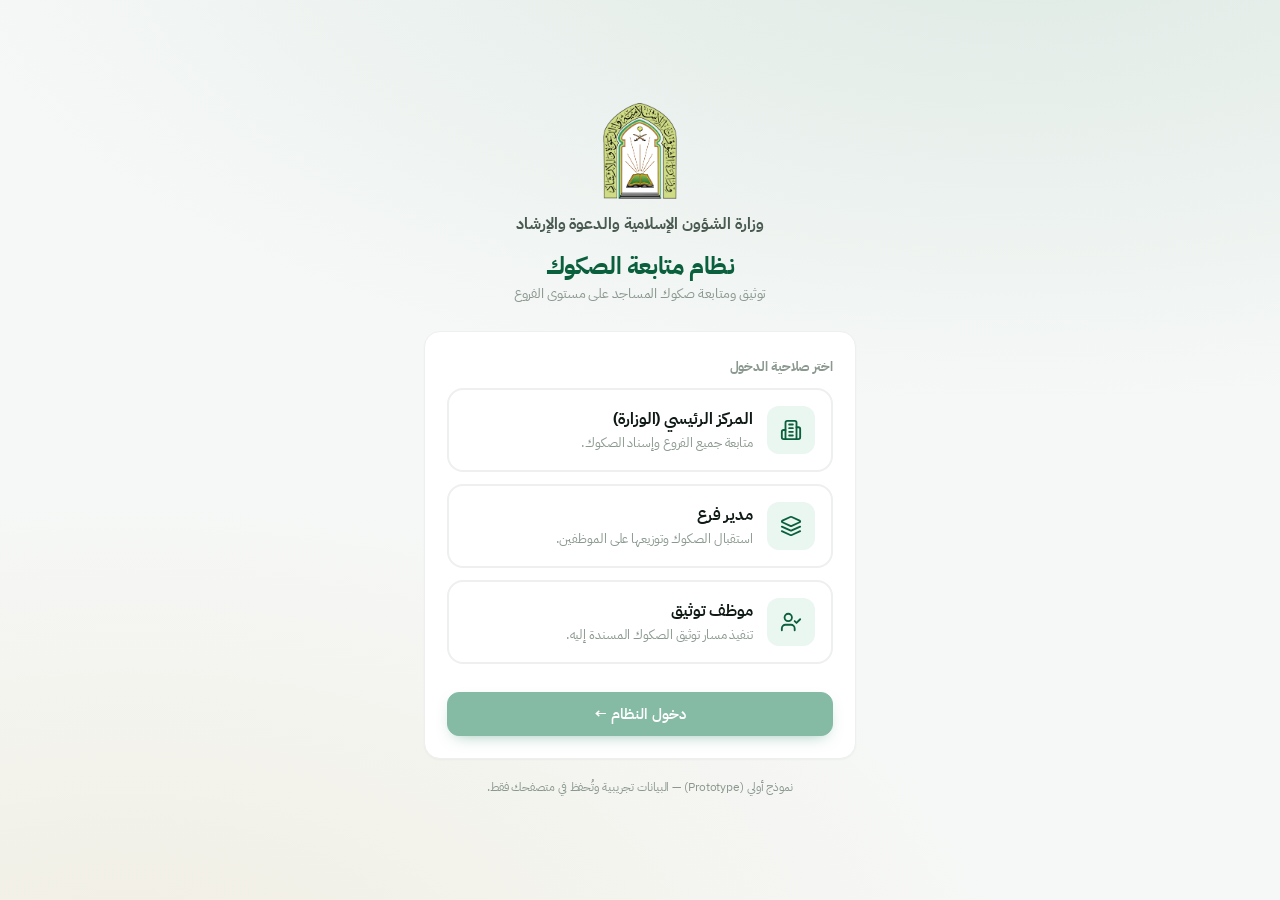
<file: index.html>
<!DOCTYPE html>
<html lang="ar" dir="rtl">
<head>
  <meta charset="UTF-8" />
  <meta name="viewport" content="width=device-width, initial-scale=1.0" />
  <title>نظام متابعة الصكوك — تسجيل الدخول</title>
  <link rel="icon" href="assets/img/logo.svg" />
  <link rel="stylesheet" href="assets/css/base.css?v=5" />
  <link rel="stylesheet" href="assets/css/components.css?v=5" />
  <style>
    body { display: grid; place-items: center; min-height: 100vh;
      background:
        radial-gradient(1100px 500px at 80% -10%, rgba(11,107,59,.10), transparent),
        radial-gradient(900px 500px at 10% 110%, rgba(200,164,77,.12), transparent),
        var(--bg);
    }
    .login-wrap { width: 100%; max-width: 480px; padding: 24px; }
    .login-brand { text-align: center; margin-bottom: 26px; }
    .login-brand img { width: auto; height: 96px; }
    .login-brand h1 { margin-top: 14px; color: var(--brand-dark); }
    .login-brand .min { color: var(--ink-2); font-weight: 700; margin-top: 4px; }
    .login-brand .sub { color: var(--muted); font-size: .9rem; }
    .role-card {
      display: flex; align-items: center; gap: 14px; padding: 16px;
      border: 2px solid var(--line); border-radius: var(--radius); cursor: pointer;
      transition: .16s; background: var(--surface); margin-bottom: 12px;
    }
    .role-card:hover { border-color: var(--brand-100); transform: translateY(-1px); box-shadow: var(--shadow); }
    .role-card.sel { border-color: var(--brand); background: var(--brand-050); }
    .role-card .r-ic { width: 48px; height: 48px; border-radius: 12px; display: grid; place-items: center;
      background: var(--brand-050); color: var(--brand-dark); font-size: 1.4rem; flex-shrink: 0; }
    .role-card b { display: block; }
    .role-card p { font-size: .82rem; color: var(--muted); margin: 0; }
    .role-card .r-check { margin-inline-start: auto; color: var(--brand); font-size: 1.3rem; opacity: 0; }
    .role-card.sel .r-check { opacity: 1; }
    .ctx-picker { margin-top: 4px; }
    .foot-note { text-align: center; margin-top: 18px; color: var(--muted); font-size: .78rem; }
    @media (max-width: 480px) {
      .login-wrap { padding: 16px; }
      .login-brand img { width: auto; height: 78px; }
      .login-brand h1 { font-size: 1.35rem; }
      .login-brand .min { font-size: .9rem; }
      .role-card { padding: 13px; gap: 11px; }
      .role-card .r-ic { width: 42px; height: 42px; font-size: 1.2rem; }
    }
  </style>
</head>
<body>
  <div class="login-wrap">
    <div class="login-brand">
      <img src="assets/img/logo.png?v=5" alt="شعار الوزارة" onerror="this.onerror=null;this.src='assets/img/logo.svg'" />
      <div class="min">وزارة الشؤون الإسلامية والدعوة والإرشاد</div>
      <h1>نظام متابعة الصكوك</h1>
      <div class="sub">توثيق ومتابعة صكوك المساجد على مستوى الفروع</div>
    </div>

    <div class="card card-pad">
      <label class="small muted" style="font-weight:700">اختر صلاحية الدخول</label>
      <div id="roles" class="mt-1"></div>

      <div class="field ctx-picker hidden" id="ctxWrap">
        <label id="ctxLabel">اختر الجهة</label>
        <select class="select" id="ctxSelect"></select>
      </div>

      <button class="btn primary block mt-2" id="loginBtn" disabled>دخول النظام ←</button>
    </div>

    <div class="foot-note">نموذج أولي (Prototype) — البيانات تجريبية وتُحفظ في متصفحك فقط.</div>
  </div>

  <script src="assets/js/data.js?v=5"></script>
  <script src="assets/js/store.js?v=5"></script>
  <script src="assets/js/utils.js?v=5"></script>
  <script src="assets/js/icons.js?v=5"></script>
  <script src="assets/js/anim.js?v=5"></script>
  <script src="assets/js/login.js?v=5"></script>
</body>
</html>
</file>
<file: assets/css/base.css>
/* ==========================================================================
   base.css — نظام تصميم عصري (Design tokens) + إعادة ضبط + حركات
   نظام متابعة الصكوك
   ========================================================================== */

@import url("https://fonts.googleapis.com/css2?family=IBM+Plex+Sans+Arabic:wght@400;500;600;700&display=swap");

:root {
  /* ---------- الهوية (أخضر عصري) ---------- */
  --brand:        #0e7a4e;
  --brand-600:    #0c8a55;
  --brand-dark:   #0a5f3d;
  --brand-050:    #eaf6f0;
  --brand-100:    #d3ecdf;

  --gold:         #c8a44d;
  --gold-dark:    #a5842f;
  --gold-050:     #faf3df;

  /* ---------- محايدات (رمادي بارد نظيف) ---------- */
  --ink:          #0f1a15;
  --ink-2:        #495a51;
  --muted:        #8a988f;
  --line:         #edf0ee;
  --line-2:       #e3e8e5;
  --bg:           #f6f8f7;
  --surface:      #ffffff;
  --surface-2:    #f7f9f8;

  /* ---------- حالات ---------- */
  --st-done:      #12a150;   --st-done-bg:   #e9f8ef;
  --st-prog:      #2f6feb;   --st-prog-bg:   #eaf1fe;
  --st-idle:      #d98a0b;   --st-idle-bg:   #fdf3e0;
  --st-new:       #6b7a86;   --st-new-bg:    #eef2f4;
  --danger:       #dc3545;

  /* ---------- أبعاد وظلال (خفيفة/عصرية) ---------- */
  --radius:       16px;
  --radius-sm:    11px;
  --radius-lg:    22px;
  --shadow-sm:    0 1px 2px rgba(16, 40, 28, .04);
  --shadow:       0 6px 22px -8px rgba(16, 40, 28, .12);
  --shadow-lg:    0 24px 60px -18px rgba(16, 40, 28, .28);
  --ring:         0 0 0 4px var(--brand-050);
  --header-h:     64px;
  --sidebar-w:    250px;

  --ease:         cubic-bezier(.22, .8, .28, 1);
  --font: "IBM Plex Sans Arabic", "Tajawal", "Segoe UI", Tahoma, Arial, sans-serif;
}

* { box-sizing: border-box; margin: 0; padding: 0; }
html { -webkit-text-size-adjust: 100%; scroll-behavior: smooth; }

body {
  font-family: var(--font);
  background: var(--bg);
  color: var(--ink);
  line-height: 1.6;
  direction: rtl;
  text-align: right;
  min-height: 100vh;
  -webkit-font-smoothing: antialiased;
  letter-spacing: -.1px;
}

h1, h2, h3, h4 { font-weight: 700; color: var(--ink); line-height: 1.3; letter-spacing: -.4px; }
h1 { font-size: 1.5rem; }
h2 { font-size: 1.2rem; }
h3 { font-size: 1rem; }
a { color: var(--brand-600); text-decoration: none; }
a:hover { text-decoration: none; }
img { max-width: 100%; }
button, input, select, textarea { font-family: inherit; font-size: 1rem; color: inherit; }

::selection { background: var(--brand-100); }
::-webkit-scrollbar { width: 10px; height: 10px; }
::-webkit-scrollbar-thumb { background: #d7ded9; border-radius: 20px; border: 2px solid transparent; background-clip: padding-box; }
::-webkit-scrollbar-thumb:hover { background: #c2cdc6; background-clip: padding-box; }

/* ---------- أيقونات SVG خطية ---------- */
.i-svg { display: inline-flex; align-items: center; justify-content: center; vertical-align: middle; line-height: 0; }
.i-svg svg { display: block; }

/* ---------- أدوات مساعدة ---------- */
.container { max-width: 1280px; margin-inline: auto; padding-inline: 20px; }
.muted { color: var(--muted); }
.small { font-size: .82rem; }
.center { text-align: center; }
.nowrap { white-space: nowrap; }
.hidden { display: none !important; }
.mono { font-variant-numeric: tabular-nums; font-feature-settings: "tnum"; }

.row { display: flex; gap: 12px; }
.row.wrap { flex-wrap: wrap; }
.row.between { justify-content: space-between; }
.row.center-y { align-items: center; }
.grow { flex: 1; }

.mt-1{margin-top:8px}.mt-2{margin-top:16px}.mt-3{margin-top:24px}.mt-4{margin-top:32px}
.mb-1{margin-bottom:8px}.mb-2{margin-bottom:16px}.mb-3{margin-bottom:24px}

/* ==========================================================================
   الحركات (Animations)
   ========================================================================== */
@keyframes fadeUp   { from { opacity: 0; transform: translateY(10px); } to { opacity: 1; transform: none; } }
@keyframes fadeIn   { from { opacity: 0; } to { opacity: 1; } }
@keyframes pop      { from { opacity: 0; transform: translateY(8px) scale(.98); } to { opacity: 1; transform: none; } }
@keyframes growX    { from { transform: scaleX(0); } to { transform: scaleX(1); } }
@keyframes shimmer  { 100% { transform: translateX(-100%); } }
@keyframes spin     { to { transform: rotate(360deg); } }

/* ظهور متدرّج — يُضبط التأخير عبر المتغيّر --i */
.reveal { opacity: 0; animation: fadeUp .5s var(--ease) forwards; animation-delay: calc(var(--i, 0) * 55ms); }
.reveal-row { opacity: 0; animation: fadeUp .38s var(--ease) forwards; animation-delay: calc(var(--i, 0) * 28ms); }

@media (prefers-reduced-motion: reduce) {
  *, *::before, *::after { animation-duration: .001ms !important; animation-delay: 0ms !important; transition-duration: .001ms !important; }
  html { scroll-behavior: auto; }
}
</file>
<file: assets/css/components.css>
/* ==========================================================================
   components.css — مكوّنات عصرية (بطاقات، أزرار، جداول، مخططات، مسار، نوافذ)
   ========================================================================== */

/* ---------- البطاقات ---------- */
.card {
  background: var(--surface);
  border: 1px solid var(--line);
  border-radius: var(--radius);
  box-shadow: var(--shadow-sm);
  transition: box-shadow .25s var(--ease), transform .25s var(--ease), border-color .25s var(--ease);
}
.card-pad { padding: 22px; }
.card-head {
  display: flex; align-items: center; justify-content: space-between;
  gap: 10px; padding: 16px 22px; border-bottom: 1px solid var(--line);
}
.card-head h3 { display: flex; align-items: center; gap: 9px; }
.card-head .i-svg { color: var(--brand); }

/* ---------- بطاقات الإحصائيات ---------- */
.stat {
  background: var(--surface); border: 1px solid var(--line);
  border-radius: var(--radius); padding: 20px;
  box-shadow: var(--shadow-sm);
  transition: transform .25s var(--ease), box-shadow .25s var(--ease), border-color .25s var(--ease);
}
.stat:hover { transform: translateY(-3px); box-shadow: var(--shadow); border-color: var(--line-2); }
.stat .st-top { display: flex; align-items: center; justify-content: space-between; }
.stat .st-ic {
  width: 44px; height: 44px; border-radius: 13px; display: grid; place-items: center;
  background: var(--brand-050); color: var(--brand);
}
.stat.st-done .st-ic { background: var(--st-done-bg); color: var(--st-done); }
.stat.st-prog .st-ic { background: var(--st-prog-bg); color: var(--st-prog); }
.stat.st-idle .st-ic { background: var(--st-idle-bg); color: var(--st-idle); }
.stat.st-total .st-ic { background: var(--brand-050); color: var(--brand); }
.stat .st-trend {
  font-size: .72rem; font-weight: 700; padding: 3px 8px; border-radius: 20px;
  background: var(--surface-2); color: var(--muted); display: inline-flex; align-items: center; gap: 3px;
}
.stat .st-value { font-size: 2.1rem; font-weight: 700; margin-top: 14px; letter-spacing: -1px; line-height: 1; }
.stat .st-label { color: var(--ink-2); font-size: .9rem; font-weight: 600; margin-top: 8px; }
.stat .st-sub { font-size: .76rem; color: var(--muted); margin-top: 3px; }

/* ---------- الشارات ---------- */
.badge {
  display: inline-flex; align-items: center; gap: 6px;
  font-size: .77rem; font-weight: 600; padding: 4px 11px; border-radius: 20px; white-space: nowrap;
}
.badge .dot { width: 6px; height: 6px; border-radius: 50%; background: currentColor; }
.badge.b-done { color: var(--st-done); background: var(--st-done-bg); }
.badge.b-prog { color: var(--st-prog); background: var(--st-prog-bg); }
.badge.b-idle { color: var(--st-idle); background: var(--st-idle-bg); }
.badge.b-new  { color: var(--st-new);  background: var(--st-new-bg); }

/* ---------- الأزرار ---------- */
.btn {
  display: inline-flex; align-items: center; justify-content: center; gap: 8px;
  border: 1px solid var(--line-2); border-radius: 12px;
  padding: 10px 17px; font-weight: 600; font-size: .92rem; cursor: pointer;
  transition: .18s var(--ease); background: var(--surface); color: var(--ink);
  position: relative; overflow: hidden; -webkit-tap-highlight-color: transparent;
}
.btn:hover { background: var(--surface-2); }
.btn:active { transform: scale(.97); }
.btn.primary { background: var(--brand); color: #fff; border-color: var(--brand); box-shadow: 0 6px 16px -8px var(--brand); }
.btn.primary:hover { background: var(--brand-dark); border-color: var(--brand-dark); }
.btn.gold { background: var(--gold); color: #3a2e08; border-color: var(--gold); }
.btn.gold:hover { background: var(--gold-dark); color: #fff; }
.btn.ghost { background: transparent; border-color: transparent; }
.btn.ghost:hover { background: var(--surface-2); }
.btn.soft { background: var(--brand-050); color: var(--brand-dark); border-color: transparent; }
.btn.soft:hover { background: var(--brand-100); }
.btn.sm { padding: 6px 12px; font-size: .82rem; border-radius: 9px; }
.btn.block { width: 100%; }
.btn:disabled { opacity: .5; cursor: not-allowed; }
/* موجة النقر (ripple) */
.ripple { position: absolute; border-radius: 50%; transform: scale(0); background: rgba(255,255,255,.5); animation: rip .55s var(--ease); pointer-events: none; }
.btn:not(.primary):not(.gold) .ripple { background: rgba(14,122,78,.18); }
@keyframes rip { to { transform: scale(2.6); opacity: 0; } }

/* ---------- الحقول ---------- */
.field { margin-bottom: 16px; }
.field label { display: block; font-weight: 600; font-size: .85rem; margin-bottom: 7px; color: var(--ink-2); }
.input, .select, textarea.input {
  width: 100%; padding: 11px 14px; border: 1px solid var(--line-2);
  border-radius: 12px; background: var(--surface); color: var(--ink);
  transition: .16s var(--ease); outline: none;
}
.input::placeholder { color: var(--muted); }
.input:focus, .select:focus, textarea.input:focus { border-color: var(--brand); box-shadow: var(--ring); }
.select { cursor: pointer; }

/* ---------- الجداول ---------- */
.table-wrap { overflow-x: auto; }
table.data { width: 100%; border-collapse: collapse; font-size: .91rem; }
table.data thead th {
  text-align: right; font-size: .76rem; color: var(--muted); font-weight: 600;
  padding: 13px 16px; border-bottom: 1px solid var(--line); white-space: nowrap;
  position: sticky; top: 0; background: var(--surface); z-index: 1;
}
table.data tbody td { padding: 13px 16px; border-bottom: 1px solid var(--line); vertical-align: middle; }
table.data tbody tr:last-child td { border-bottom: 0; }
table.data tbody tr { transition: background .14s var(--ease); }
table.data tbody tr:hover { background: var(--surface-2); }
table.data tbody tr.clickable { cursor: pointer; }
table.data .t-strong { font-weight: 600; }
table.data .t-sub { font-size: .78rem; color: var(--muted); }

.cell-branch { display: flex; align-items: center; gap: 10px; }
.branch-ic {
  width: 36px; height: 36px; border-radius: 10px; flex-shrink: 0;
  background: var(--brand-050); color: var(--brand-dark);
  display: grid; place-items: center; font-weight: 700; font-size: .78rem;
}

/* ---------- شريط التقدم (متحرك) ---------- */
.progress { height: 7px; border-radius: 20px; background: var(--line-2); overflow: hidden; min-width: 92px; }
.progress > span { display: block; height: 100%; border-radius: 20px; background: var(--brand); transform-origin: right; animation: growX .8s var(--ease); }
.progress.gold > span { background: var(--gold); }
.progress-meta { display: flex; align-items: center; gap: 10px; }
.progress-meta .p-pct { font-size: .78rem; font-weight: 700; color: var(--ink-2); min-width: 32px; }

/* ---------- المخطط الشريطي ---------- */
.bars { display: flex; flex-direction: column; gap: 15px; }
.bar-row { display: grid; grid-template-columns: 150px 1fr 52px; align-items: center; gap: 12px; }
.bar-row .b-name { font-size: .86rem; font-weight: 600; overflow: hidden; text-overflow: ellipsis; white-space: nowrap; }
.bar-track { height: 20px; border-radius: 7px; background: var(--surface-2); display: flex; overflow: hidden; }
.bar-track > span { height: 100%; transform-origin: right; animation: growX .9s var(--ease); }
.bar-track .seg-done { background: var(--st-done); }
.bar-track .seg-prog { background: var(--st-prog); }
.bar-track .seg-idle { background: var(--st-idle); }
.bar-row .b-total { text-align: left; font-weight: 700; font-variant-numeric: tabular-nums; }

.donut-anim { animation: donutIn .8s var(--ease); transform-origin: 50% 50%; }
@keyframes donutIn { from { opacity: 0; transform: rotate(-24deg) scale(.86); } to { opacity: 1; transform: none; } }

.legend { display: flex; gap: 16px; flex-wrap: wrap; font-size: .8rem; color: var(--ink-2); }
.legend .lg { display: inline-flex; align-items: center; gap: 6px; }
.legend .sw { width: 10px; height: 10px; border-radius: 3px; }
.sw.sw-done{background:var(--st-done)} .sw.sw-prog{background:var(--st-prog)} .sw.sw-idle{background:var(--st-idle)}

/* ---------- شريط أدوات ---------- */
.toolbar { display: flex; gap: 10px; flex-wrap: wrap; align-items: center; margin-bottom: 18px; }
.toolbar .search { position: relative; flex: 1; min-width: 220px; }
.toolbar .search input { padding-inline-start: 40px; }
.toolbar .search .s-ic { position: absolute; inset-inline-start: 13px; top: 50%; transform: translateY(-50%); color: var(--muted); pointer-events: none; display: inline-flex; }
.chip {
  padding: 8px 15px; border-radius: 30px; border: 1px solid var(--line-2);
  background: var(--surface); cursor: pointer; font-weight: 600; font-size: .84rem;
  color: var(--ink-2); transition: .16s var(--ease);
}
.chip:hover { border-color: var(--brand-100); color: var(--ink); }
.chip.active { background: var(--brand); color: #fff; border-color: var(--brand); }

/* ---------- مسار العمل (Stepper) ---------- */
.stepper { display: flex; flex-direction: column; }
.step { display: flex; gap: 14px; position: relative; padding-bottom: 22px; }
.step:last-child { padding-bottom: 0; }
.step .st-line { position: absolute; top: 34px; bottom: -4px; inset-inline-start: 16px; width: 2px; background: var(--line-2); }
.step:last-child .st-line { display: none; }
.step .st-node {
  width: 34px; height: 34px; border-radius: 50%; flex-shrink: 0; z-index: 1;
  display: grid; place-items: center; font-weight: 700; font-size: .85rem;
  background: var(--surface); border: 2px solid var(--line-2); color: var(--muted);
  transition: .3s var(--ease);
}
.step.done .st-node { background: var(--st-done); border-color: var(--st-done); color: #fff; }
.step.current .st-node { background: var(--brand); border-color: var(--brand); color: #fff; box-shadow: var(--ring); }
.step.current .st-node::after { content: ""; position: absolute; width: 34px; height: 34px; border-radius: 50%; border: 2px solid var(--brand); animation: ping 1.6s var(--ease) infinite; }
@keyframes ping { 0% { transform: scale(1); opacity: .6; } 100% { transform: scale(1.5); opacity: 0; } }
.step.done .st-line { background: var(--st-done); }
.step .st-body { padding-top: 4px; flex: 1; }
.step .st-body b { display: block; font-size: .94rem; font-weight: 600; }
.step .st-body p { font-size: .82rem; color: var(--muted); margin-top: 2px; }
.step .st-body .st-time { font-size: .74rem; color: var(--st-done); margin-top: 4px; font-weight: 600; }
.step.current .st-body b { color: var(--brand-dark); }

/* ---------- النوافذ المنبثقة ---------- */
.modal-backdrop {
  position: fixed; inset: 0; background: rgba(15, 26, 21, .45);
  display: none; align-items: flex-start; justify-content: center;
  padding: 44px 16px; z-index: 60; overflow-y: auto;
  backdrop-filter: blur(3px); animation: fadeIn .2s ease;
}
.modal-backdrop.open { display: flex; }
.modal {
  background: var(--surface); border-radius: var(--radius-lg);
  width: 100%; max-width: 640px; box-shadow: var(--shadow-lg);
  animation: pop .32s var(--ease); overflow: hidden; border: 1px solid var(--line);
}
.modal.wide { max-width: 940px; }
.modal-head {
  display: flex; align-items: center; justify-content: space-between;
  padding: 18px 22px; border-bottom: 1px solid var(--line);
}
.modal-head h3 { display: flex; align-items: center; gap: 9px; }
.modal-body { padding: 22px; max-height: 68vh; overflow-y: auto; }
.modal-foot { padding: 16px 22px; border-top: 1px solid var(--line); display: flex; gap: 10px; }
.x-close { background: var(--surface-2); border: 0; width: 34px; height: 34px; border-radius: 10px; cursor: pointer; color: var(--muted); display: grid; place-items: center; transition: .16s var(--ease); }
.x-close:hover { color: var(--danger); background: #fdecec; }

/* ---------- متفرقات ---------- */
.empty { text-align: center; padding: 48px 20px; color: var(--muted); }
.empty .em-ic { display: inline-flex; color: #cbd5cf; margin-bottom: 10px; }

.wf-done-badge { display: inline-grid; place-items: center; width: 64px; height: 64px; border-radius: 50%; background: var(--st-done-bg); color: var(--st-done); animation: pop .4s var(--ease); }
.divider { height: 1px; background: var(--line); margin: 18px 0; }
.kv { display: flex; justify-content: space-between; align-items: center; padding: 10px 0; border-bottom: 1px solid var(--line); font-size: .9rem; }
.kv:last-child { border-bottom: 0; }
.kv .k { color: var(--muted); }
.kv .v { font-weight: 600; }
.tag-pill { display: inline-flex; gap: 6px; align-items: center; background: var(--brand-050); color: var(--brand-dark); padding: 3px 11px; border-radius: 20px; font-size: .78rem; font-weight: 600; }

.toast {
  position: fixed; inset-block-end: 26px; inset-inline-start: 50%;
  transform: translateX(50%) translateY(140%);
  background: var(--ink); color: #fff; padding: 13px 22px; border-radius: 14px;
  box-shadow: var(--shadow-lg); z-index: 90; font-weight: 600; font-size: .9rem;
  transition: transform .4s var(--ease); display: flex; align-items: center; gap: 10px;
}
.toast.show { transform: translateX(50%) translateY(0); }
.toast.ok { background: var(--brand); }
.toast .i-svg { flex-shrink: 0; }

/* ==========================================================================
   الاستجابة — المكوّنات
   ========================================================================== */
@media (max-width: 900px) {
  .card-head { flex-wrap: wrap; }
  .card-head .toolbar, .card-head .search { width: 100%; }
}

@media (max-width: 640px) {
  .stat .st-value { font-size: 1.75rem; }
  .stat .st-ic { width: 40px; height: 40px; }
  .bar-row { grid-template-columns: 1fr auto; grid-template-areas: "name total" "track track"; gap: 5px 10px; }
  .bar-row .b-name { grid-area: name; } .bar-row .b-total { grid-area: total; } .bar-track { grid-area: track; }
}

@media (max-width: 700px) {
  .modal-backdrop { padding: 0; align-items: stretch; }
  .modal, .modal.wide { max-width: 100%; min-height: 100vh; border-radius: 0; border: 0; display: flex; flex-direction: column; }
  .modal-body { max-height: none; flex: 1; padding: 16px; }
  .modal-head { padding: 14px 16px; }
  .modal-foot { padding: 14px 16px; flex-wrap: wrap; }
  .modal-foot .btn { flex: 1; }

  /* الجداول → بطاقات */
  table.data thead { display: none; }
  table.data, table.data tbody { display: block; width: 100%; }
  table.data tr {
    display: block; background: var(--surface); border: 1px solid var(--line);
    border-radius: 14px; padding: 6px 15px; margin-bottom: 11px; box-shadow: var(--shadow-sm);
  }
  table.data tbody tr:hover { background: var(--surface); }
  table.data tbody td {
    display: flex; align-items: center; justify-content: space-between; gap: 14px;
    padding: 10px 0; border: 0; border-bottom: 1px solid var(--line); text-align: start;
  }
  table.data tbody tr td:last-child { border-bottom: 0; }
  table.data tbody td::before {
    content: attr(data-label); font-weight: 600; color: var(--muted); font-size: .8rem; flex-shrink: 0;
  }
  table.data tbody td[data-label=""] { justify-content: stretch; }
  table.data tbody td[data-label=""]::before { content: none; }
  table.data tbody td[data-label=""] .btn { width: 100%; }
  table.data .progress { min-width: 130px; }
  table.data .cell-branch { justify-content: flex-end; }
}

@media (max-width: 640px) {
  #bulkBar { flex-direction: column; align-items: stretch; gap: 10px; }
  #bulkBar .row { flex-direction: column; align-items: stretch; }
  #bulkBar select, #bulkBar .btn { width: 100%; }
  .toolbar .search { min-width: 0; width: 100%; }
}
</file>
<file: assets/css/layout.css>
/* ==========================================================================
   layout.css — الترويسة، القائمة الجانبية، هيكل الصفحة (تصميم عصري)
   ========================================================================== */

/* ---------- الترويسة العلوية (خلفية بيضاء نظيفة) ---------- */
.app-header {
  position: sticky; top: 0; z-index: 40;
  height: var(--header-h);
  background: rgba(255,255,255,.82);
  backdrop-filter: saturate(180%) blur(12px);
  border-bottom: 1px solid var(--line);
  color: var(--ink);
  display: flex; align-items: center; gap: 14px;
  padding-inline: 20px;
}
.app-header .brand-lockup { display: flex; align-items: center; gap: 11px; }
.app-header .brand-lockup img { width: auto; height: 40px; object-fit: contain; }
.app-header .brand-text b { display: block; font-size: .98rem; line-height: 1.2; font-weight: 700; }
.app-header .brand-text span { display: block; font-size: .7rem; color: var(--muted); }

.app-header .sys-name {
  margin-inline-start: 6px; padding-inline-start: 16px;
  border-inline-start: 1px solid var(--line-2);
  font-weight: 600; font-size: .92rem; color: var(--ink-2);
}
.header-spacer { flex: 1; }

.header-user {
  display: flex; align-items: center; gap: 9px;
  padding: 4px 5px 4px 11px; border-radius: 40px;
  border: 1px solid var(--line-2); background: var(--surface);
}
.header-user .avatar {
  width: 30px; height: 30px; border-radius: 50%; flex-shrink: 0;
  background: var(--brand); color: #fff;
  display: grid; place-items: center; font-weight: 700; font-size: .74rem;
}
.header-user .u-meta b { display: block; font-size: .8rem; line-height: 1.15; font-weight: 600; white-space: nowrap; }
.header-user .u-meta span { display: block; font-size: .66rem; color: var(--muted); line-height: 1.1; }

.btn-logout {
  color: var(--ink-2); background: transparent; border: 1px solid var(--line-2);
  border-radius: 10px; padding: 8px 12px; cursor: pointer;
  display: inline-flex; align-items: center; gap: 7px; font-weight: 600; font-size: .85rem;
  transition: .16s var(--ease);
}
.btn-logout:hover { background: #fdecec; border-color: #f5c9c9; color: var(--danger); }

/* ---------- التخطيط العام ---------- */
.app-shell { display: flex; min-height: calc(100vh - var(--header-h)); }

.sidebar {
  width: var(--sidebar-w); flex-shrink: 0;
  background: var(--surface);
  border-inline-start: 1px solid var(--line);
  padding: 20px 14px;
  position: sticky; top: var(--header-h);
  height: calc(100vh - var(--header-h)); overflow-y: auto;
}
.sidebar .side-label {
  font-size: .7rem; color: var(--muted); font-weight: 600;
  padding: 8px 12px 6px; letter-spacing: .2px; text-transform: uppercase;
}
.side-link {
  display: flex; align-items: center; gap: 11px;
  padding: 10px 12px; border-radius: 11px;
  color: var(--ink-2); font-weight: 500; font-size: .92rem; cursor: pointer;
  transition: .16s var(--ease); margin-bottom: 2px; position: relative;
}
.side-link:hover { background: var(--surface-2); color: var(--ink); }
.side-link.active { background: var(--brand-050); color: var(--brand-dark); font-weight: 600; }
.side-link.active::before {
  content: ""; position: absolute; inset-inline-start: -14px; top: 50%; transform: translateY(-50%);
  width: 3px; height: 20px; border-radius: 4px; background: var(--brand);
}
.side-link .ic { width: 20px; height: 20px; display: inline-flex; align-items: center; justify-content: center; color: currentColor; flex-shrink: 0; }
.side-link .dotc { width: 9px; height: 9px; border-radius: 50%; margin-inline: 6px; }
.side-link .badge-count {
  margin-inline-start: auto; background: var(--surface-2); color: var(--ink-2);
  font-size: .72rem; font-weight: 700; padding: 1px 9px; border-radius: 20px; border: 1px solid var(--line-2);
}
.side-link.active .badge-count { background: #fff; color: var(--brand-dark); border-color: var(--brand-100); }

.side-branch-note {
  margin-top: 16px; padding: 13px; border-radius: 13px;
  background: var(--brand-050); border: 1px solid var(--brand-100);
  font-size: .8rem; color: var(--brand-dark); line-height: 1.6;
  display: flex; gap: 9px; align-items: flex-start;
}
.side-branch-note .ic { flex-shrink: 0; margin-top: 1px; color: var(--brand); }

.main { flex: 1; padding: 28px; overflow-x: hidden; }

.page-head { margin-bottom: 24px; }
.page-head .crumb { font-size: .8rem; color: var(--muted); margin-bottom: 6px; }
.page-head h1 { display: flex; align-items: center; gap: 10px; }
.page-head p { color: var(--ink-2); margin-top: 6px; font-size: .95rem; }

/* ---------- شبكات ---------- */
.grid { display: grid; gap: 18px; }
.stat-grid { grid-template-columns: repeat(auto-fit, minmax(200px, 1fr)); }
.cols-2 { grid-template-columns: 1.7fr 1fr; }

/* ---------- زر القائمة (الهامبرغر) وطبقة التعتيم ---------- */
.hamburger {
  display: none; flex-direction: column; justify-content: center; gap: 4px;
  width: 40px; height: 40px; border: 1px solid var(--line-2); border-radius: 11px;
  background: var(--surface); cursor: pointer; flex-shrink: 0;
}
.hamburger span { display: block; width: 17px; height: 2px; background: var(--ink); border-radius: 2px; margin-inline: auto; transition: .22s var(--ease); }
.hamburger.open span:nth-child(1) { transform: translateY(6px) rotate(45deg); }
.hamburger.open span:nth-child(2) { opacity: 0; }
.hamburger.open span:nth-child(3) { transform: translateY(-6px) rotate(-45deg); }

.nav-overlay {
  display: none; position: fixed; inset: var(--header-h) 0 0 0;
  background: rgba(16, 36, 26, .35); z-index: 45; backdrop-filter: blur(2px);
  animation: fadeIn .2s ease;
}
.nav-overlay.open { display: block; }

/* ==========================================================================
   الاستجابة للشاشات
   ========================================================================== */
@media (max-width: 1000px) { .cols-2 { grid-template-columns: 1fr; } }

@media (max-width: 900px) {
  .hamburger { display: flex; }
  .sidebar {
    position: fixed; top: var(--header-h); bottom: 0; inset-inline-start: 0;
    width: 82vw; max-width: 300px; height: calc(100vh - var(--header-h));
    transform: translateX(100%); transition: transform .3s var(--ease); z-index: 50;
    box-shadow: -10px 0 40px -12px rgba(16,36,26,.28);
    border-inline-start: 0; border-inline-end: 1px solid var(--line);
  }
  .sidebar.open { transform: translateX(0); }
  .side-link.active::before { inset-inline-start: 0; }
  .main { padding: 20px; }
}

@media (max-width: 640px) {
  :root { --header-h: 58px; }
  .app-header { gap: 8px; padding-inline: 12px; }
  .app-header .brand-lockup img { width: auto; height: 34px; }
  .app-header .brand-text { display: none; }
  .app-header .sys-name { margin-inline-start: 0; padding-inline-start: 0; border-inline-start: 0; font-size: .92rem; font-weight: 700; color: var(--ink); }
  .header-user { border: 0; padding: 2px; gap: 0; }
  .header-user .u-meta { display: none; }
  .btn-logout { padding: 8px 10px; }
  .btn-logout .txt { display: none; }
  .main { padding: 16px 13px; }
  .page-head { margin-bottom: 18px; }
  .page-head h1 { font-size: 1.25rem; }
  .page-head p { font-size: .88rem; }
  .grid { gap: 13px; }
  .stat-grid { grid-template-columns: 1fr 1fr; gap: 11px; }
}

@media (max-width: 360px) { .stat-grid { grid-template-columns: 1fr; } }
</file>
